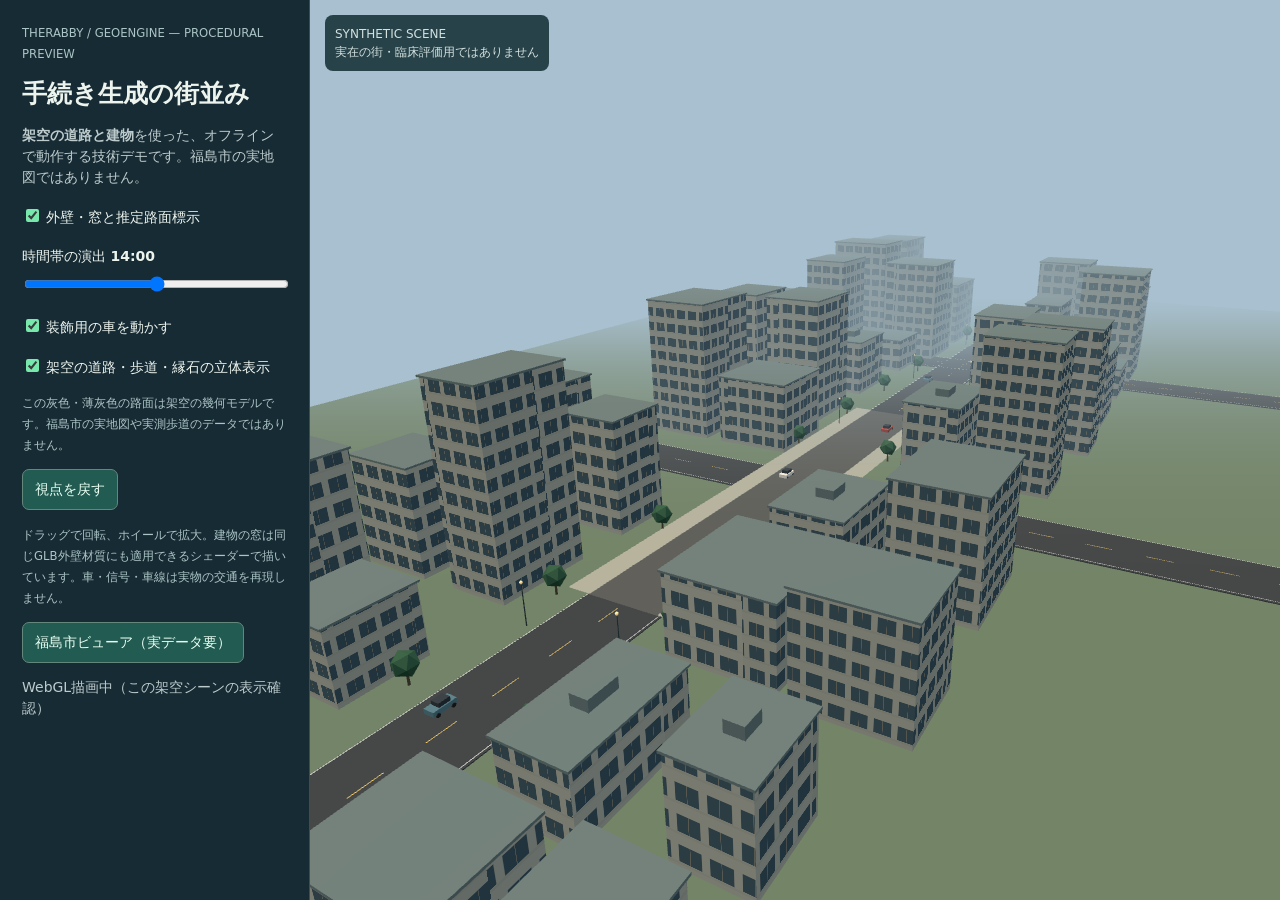
<file: viewer/procedural-city-demo.html>
<!doctype html>
<html lang="ja">
<head>
  <meta charset="utf-8">
  <meta name="viewport" content="width=device-width,initial-scale=1">
  <title>Therabby GeoEngine | 手続き生成デモ</title>
  <style>
    :root{font:14px/1.5 system-ui,"Noto Sans JP",sans-serif;color:#edf4ee;background:#101c28}
    *{box-sizing:border-box}body{margin:0}#app{display:grid;grid-template-columns:310px minmax(0,1fr);height:100vh}
    aside{padding:22px;background:#172b34;overflow:auto;border-right:1px solid #35515b}
    h1{font-size:25px;line-height:1.22;margin:15px 0}h2{font-size:13px;color:#a8dcc8}
    p{color:#bdcbcc}small{color:#abc4c5}label{display:block;margin:18px 0 7px}
    input[type=range]{width:100%}button,a.button{font:inherit;display:inline-block;padding:9px 12px;color:#eafff4;text-decoration:none;border:1px solid #64877c;border-radius:7px;background:#225b51;cursor:pointer}
    input[type=checkbox]{accent-color:#78e9ad}#clock{font-weight:700}main{position:relative;min-width:0;overflow:hidden}
    canvas{display:block}#label{position:absolute;left:15px;top:15px;pointer-events:none;color:#d3e1df;background:#112b31d8;padding:10px;border-radius:8px;font-size:12px}
    #error{color:#ffab9c;white-space:pre-wrap}
    @media(max-width:720px){#app{display:flex;flex-direction:column}aside{max-height:43vh;padding:14px}main{flex:1}}
  </style>
  <script type="importmap">{"imports":{"three":"./vendor/three/build/three.module.js","three/addons/":"./vendor/three/examples/jsm/"}}</script>
</head>
<body>
  <div id="app">
    <aside>
      <small>THERABBY / GEOENGINE — PROCEDURAL PREVIEW</small>
      <h1>手続き生成の街並み</h1>
      <p><strong>架空の道路と建物</strong>を使った、オフラインで動作する技術デモです。福島市の実地図ではありません。</p>
      <label><input type="checkbox" id="mode" checked> 外壁・窓と推定路面標示</label>
      <label for="hour">時間帯の演出 <span id="clock">14:00</span></label>
      <input type="range" id="hour" min="5" max="23" step=".5" value="14">
      <label><input type="checkbox" id="cars" checked> 装飾用の車を動かす</label>
      <label><input type="checkbox" id="synthetic-split" checked> 架空の道路・歩道・縁石の立体表示</label>
      <p><small>この灰色・薄灰色の路面は架空の幾何モデルです。福島市の実地図や実測歩道のデータではありません。</small></p>
      <p><button type="button" id="reset">視点を戻す</button></p>
      <p><small>ドラッグで回転、ホイールで拡大。建物の窓は同じGLB外壁材質にも適用できるシェーダーで描いています。車・信号・車線は実物の交通を再現しません。</small></p>
      <p><a class="button" href="./citywide-v1.html?procedural=1">福島市ビューア（実データ要）</a></p>
      <p id="render-check" data-state="pending" role="status">WebGL描画の準備中…</p>
      <p id="error" role="status"></p>
    </aside>
    <main id="viewport"><div id="label">SYNTHETIC SCENE<br>実在の街・臨床評価用ではありません</div></main>
  </div>
  <script type="module" src="./procedural-city-demo.js"></script>
</body>
</html>
</file>
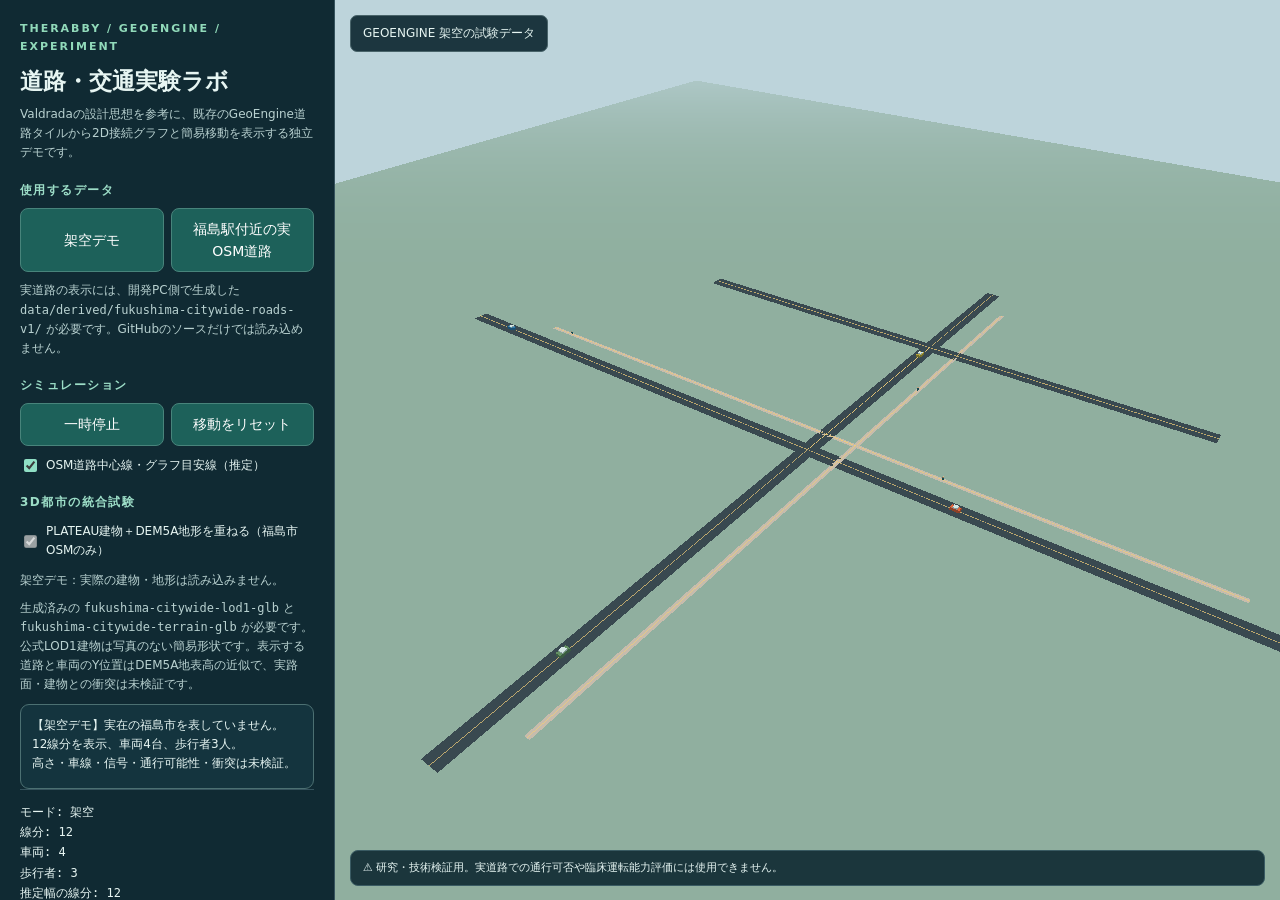
<file: viewer/traffic-lab.html>
<!doctype html>
<html lang="ja"><head><meta charset="utf-8"><meta name="viewport" content="width=device-width, initial-scale=1">
<title>Therabby GeoEngine | 交通実験ラボ</title>
<style>
:root{font:14px/1.6 system-ui,"Noto Sans JP",sans-serif;background:#0d2028;color:#e6f5f2;box-sizing:border-box}*{box-sizing:inherit}body{margin:0}
#app{display:grid;grid-template-columns:335px minmax(0,1fr);min-height:100dvh}aside{padding:20px;max-height:100dvh;overflow:auto;background:#102a33;border-right:1px solid #36535d}
main{position:relative;min-height:100dvh;overflow:hidden}canvas{display:block}h1{font-size:23px;line-height:1.25;margin:12px 0 8px}
h2{font-size:12px;letter-spacing:.12em;color:#9cddc7;margin:18px 0 8px}p{margin:9px 0}.brand{font-size:11px;letter-spacing:.18em;color:#91daba;font-weight:700}
.small{font-size:12px;color:#b8d1d0}button{font:inherit;color:white;background:#1d615a;border:1px solid #48847b;border-radius:8px;padding:9px 11px;cursor:pointer}
button:hover{background:#25796e}button:disabled{opacity:.48;cursor:wait}.row{display:flex;gap:7px;flex-wrap:wrap}.row>button{flex:1}
label{display:flex;align-items:center;gap:6px;margin:10px 0;font-size:12px}input[type=checkbox]{accent-color:#8fdfc5}
#status{border:1px solid #4c7072;background:#14343e;border-radius:9px;padding:11px;font-size:12px;white-space:pre-wrap;min-height:85px}
#stats{font:12px/1.7 ui-monospace,monospace;white-space:pre-wrap;border-top:1px solid #35535d;padding-top:12px}
#badge{position:absolute;top:15px;left:15px;background:#102a33ed;border:1px solid #49646a;border-radius:7px;padding:8px 12px;font-size:12px;pointer-events:none}
#bottom{position:absolute;bottom:14px;left:15px;right:15px;border-radius:8px;background:#102a33e8;border:1px solid #3a5b63;padding:8px 12px;font-size:11px;pointer-events:none}
a{color:#a9e5d3}button:focus-visible,input:focus-visible{outline:2px solid #c6f3d8;outline-offset:2px}
@media(max-width:740px){#app{grid-template-columns:1fr}aside{max-height:none;padding:14px}main{min-height:55vh}h1{font-size:19px}#bottom{position:absolute}}
</style>
<script type="importmap">{"imports":{"three":"./vendor/three/build/three.module.js","three/addons/":"./vendor/three/examples/jsm/"}}</script>
</head><body><div id="app"><aside>
<div class="brand">THERABBY / GEOENGINE / EXPERIMENT</div>
<h1>道路・交通実験ラボ</h1>
<p class="small">Valdradaの設計思想を参考に、既存のGeoEngine道路タイルから2D接続グラフと簡易移動を表示する独立デモです。</p>
<h2>使用するデータ</h2>
<div class="row"><button id="use-demo">架空デモ</button><button id="use-real">福島駅付近の実OSM道路</button></div>
<p class="small">実道路の表示には、開発PC側で生成した <code>data/derived/fukushima-citywide-roads-v1/</code> が必要です。GitHubのソースだけでは読み込めません。</p>
<h2>シミュレーション</h2>
<div class="row"><button id="pause">一時停止</button><button id="reset">移動をリセット</button></div>
<label><input id="show-lines" type="checkbox" checked> OSM道路中心線・グラフ目安線（推定）</label>
<h2>3D都市の統合試験</h2>
<label><input id="city-3d" type="checkbox" checked disabled> PLATEAU建物＋DEM5A地形を重ねる（福島市OSMのみ）</label>
<p id="city-status" class="small" role="status">架空デモ：実際の建物・地形は読み込みません。</p>
<p class="small">生成済みの <code>fukushima-citywide-lod1-glb</code> と <code>fukushima-citywide-terrain-glb</code> が必要です。公式LOD1建物は写真のない簡易形状です。表示する道路と車両のY位置はDEM5A地表高の近似で、実路面・建物との衝突は未検証です。</p>
<div id="status" role="status" aria-live="polite">読み込み中...</div>
<div id="stats">—</div>
<h2>操作</h2><p class="small">左ドラッグ：回転　右ドラッグ：移動　ホイール：拡大縮小。車は接続ノードに沿って移動し、歩行者は歩行者道データがある箇所のみ表示します。</p>
<h2>安全・品質</h2><p class="small">道路幅はOSM分類からの推定です。交差点形状・車線・信号・優先関係・右左折規制・歩道・現実の交通流は未再現です。3D表示時も地表標高と道路面高は異なります。仮想キャラクターに衝突判定や運転行動評価機能はありません。</p>
<p class="small">© OpenStreetMap contributors / ODbL 1.0（実データ使用時）。ソースの位置・ライセンス・品質は <a href="../docs/TRAFFIC_LAB.md">実験仕様</a>を参照してください。</p>
</aside><main id="viewport">
<div id="badge">GEOENGINE <span id="mode-label">架空デモ</span></div>
<div id="bottom">⚠ 研究・技術検証用。実道路での通行可否や臨床運転能力評価には使用できません。</div>
</main></div>
<script type="module" src="./traffic-lab.js"></script></body></html>
</file>
